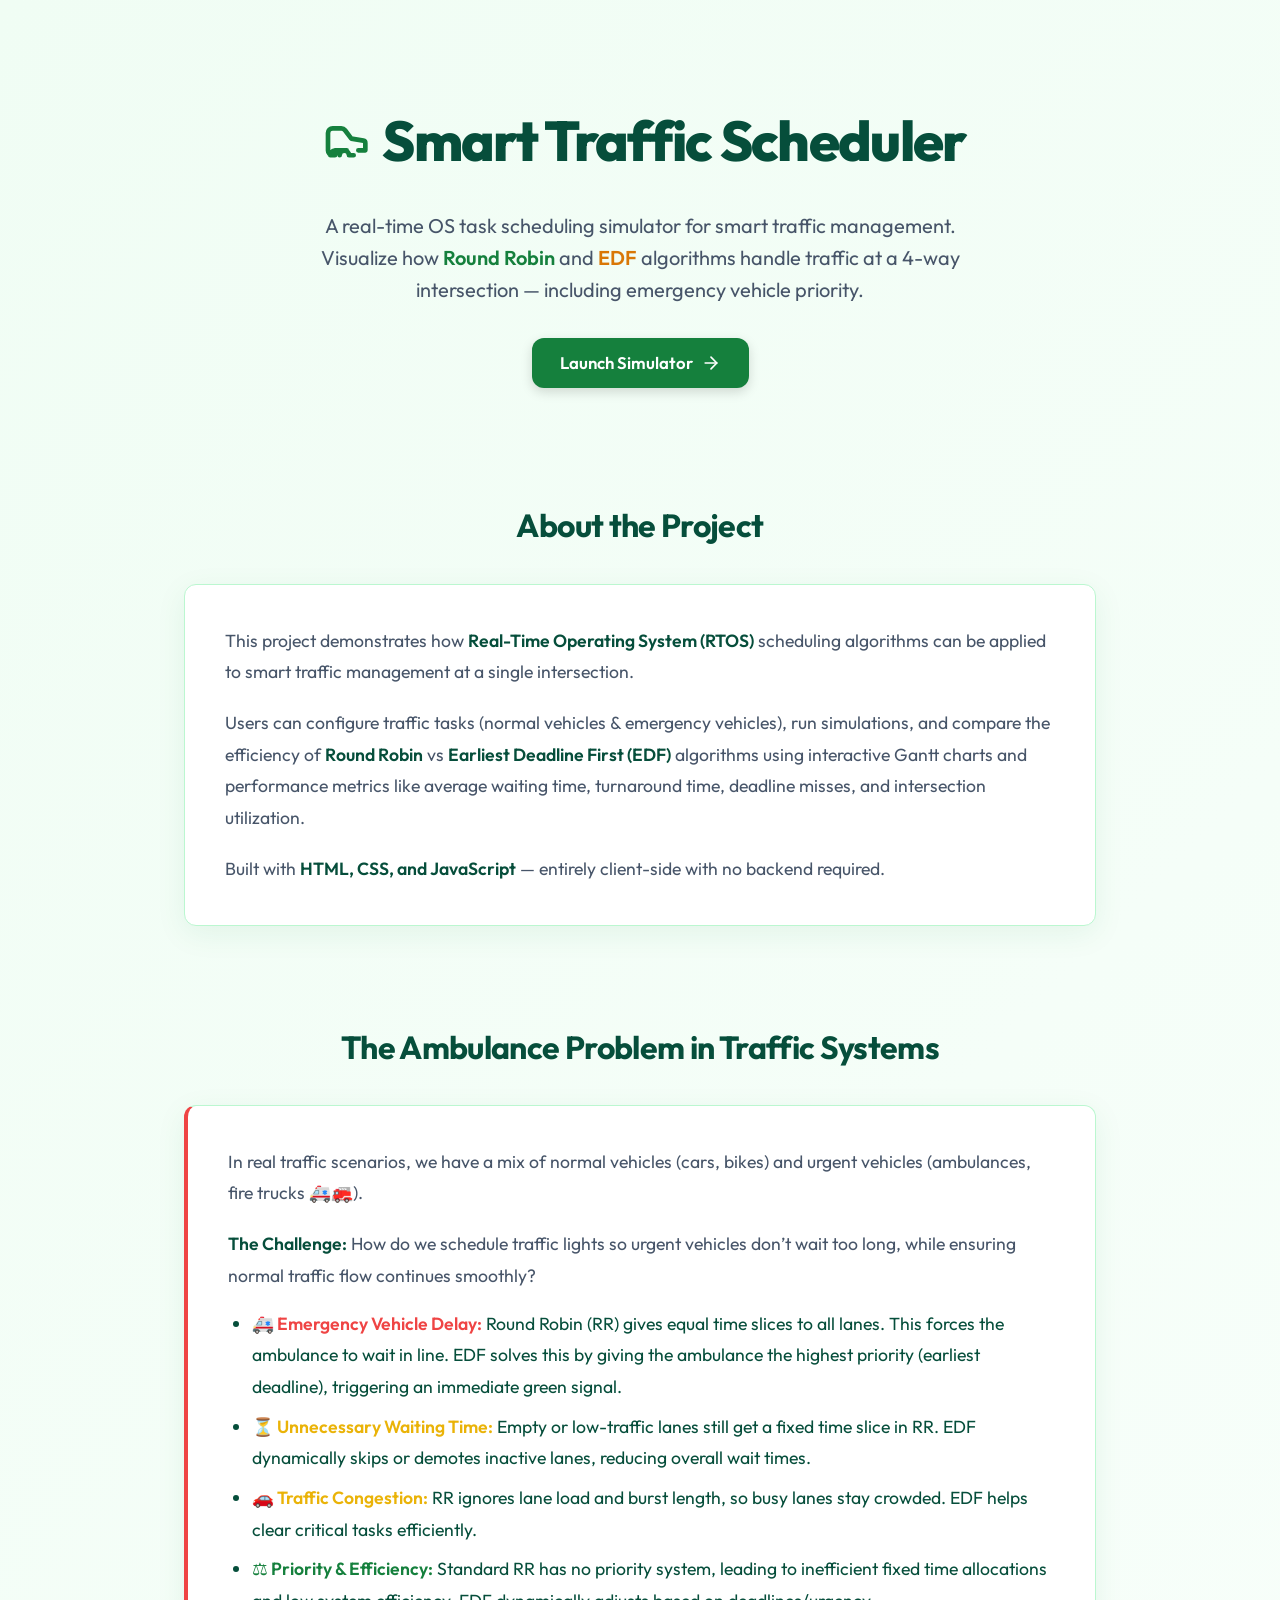
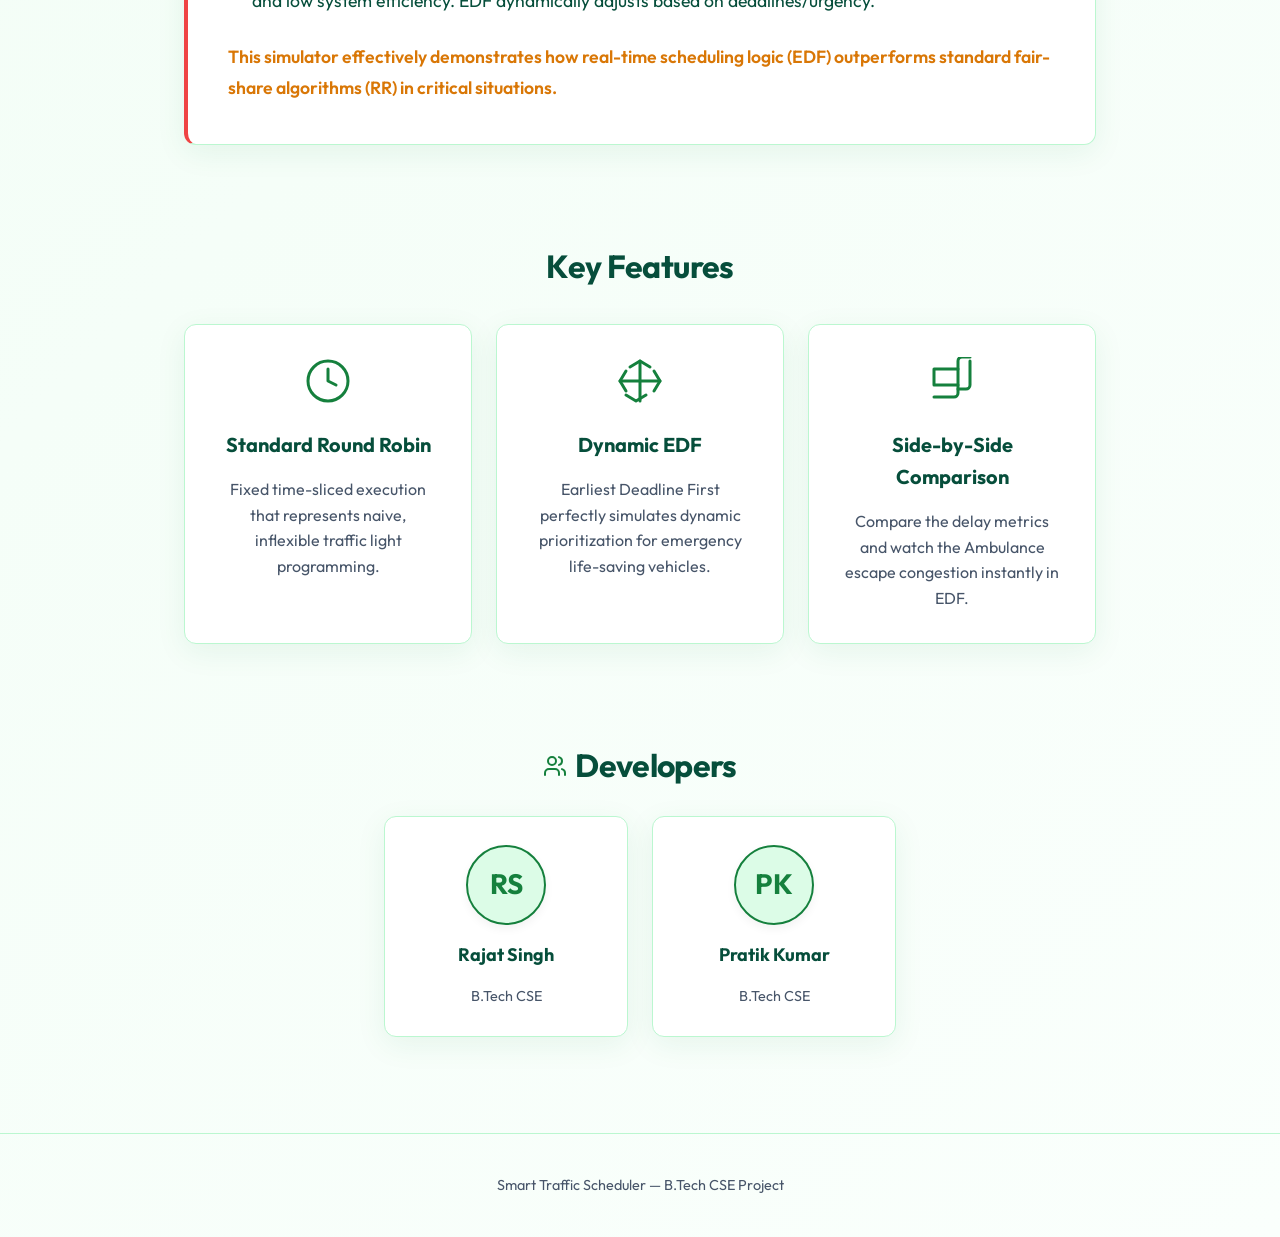
<file: index.html>
<!DOCTYPE html>
<html lang="en">
<head>
  <meta charset="UTF-8" />
  <meta name="viewport" content="width=device-width, initial-scale=1.0" />
  <title>Smart Traffic Scheduler</title>
  <link rel="stylesheet" href="style.css" />
</head>
<body class="home-page">
  <!-- Hero -->
  <section class="hero">
    <div style="display:flex;align-items:center;gap:0.75rem">
      <svg class="hero-icon" xmlns="http://www.w3.org/2000/svg" width="48" height="48" viewBox="0 0 24 24" fill="none" stroke="currentColor" stroke-width="2" stroke-linecap="round" stroke-linejoin="round"><path d="M14 16H9m10 0h3v-3.15a1 1 0 0 0-.84-.99L16 11l-2.7-3.6a2 2 0 0 0-1.6-.8H8a2 2 0 0 0-2 2v7.5a2 2 0 0 0 2 2h1m6 0h2m-6 0a2 2 0 1 0-4 0m8 0a2 2 0 1 0-4 0"/></svg>
      <h1>Smart Traffic Scheduler</h1>
    </div>
    <p>
      A real-time OS task scheduling simulator for smart traffic management. Visualize how
      <span class="text-primary" style="font-weight:600"> Round Robin </span> and
      <span class="text-accent" style="font-weight:600"> EDF </span>
      algorithms handle traffic at a 4-way intersection — including emergency vehicle priority.
    </p>
    <a href="simulator.html" class="btn btn-primary btn-lg" style="margin-top:0.5rem">
      Launch Simulator
      <svg xmlns="http://www.w3.org/2000/svg" width="20" height="20" viewBox="0 0 24 24" fill="none" stroke="currentColor" stroke-width="2" stroke-linecap="round" stroke-linejoin="round"><path d="M5 12h14"/><path d="m12 5 7 7-7 7"/></svg>
    </a>
  </section>

  <!-- About -->
  <section class="section">
    <h2>About the Project</h2>
    <div class="card about-content">
      <p>This project demonstrates how <strong>Real-Time Operating System (RTOS)</strong> scheduling algorithms can be applied to smart traffic management at a single intersection.</p>
      <p>Users can configure traffic tasks (normal vehicles & emergency vehicles), run simulations, and compare the efficiency of <strong>Round Robin</strong> vs <strong>Earliest Deadline First (EDF)</strong> algorithms using interactive Gantt charts and performance metrics like average waiting time, turnaround time, deadline misses, and intersection utilization.</p>
      <p>Built with <strong>HTML, CSS, and JavaScript</strong> — entirely client-side with no backend required.</p>
    </div>
  </section>

  <!-- The Problem -->
  <section class="section">
    <h2>The Ambulance Problem in Traffic Systems</h2>
    <div class="card about-content" style="border-left: 4px solid var(--emergency);">
      <p>In real traffic scenarios, we have a mix of normal vehicles (cars, bikes) and urgent vehicles (ambulances, fire trucks 🚑🚒).</p>
      <p><strong>The Challenge:</strong> How do we schedule traffic lights so urgent vehicles don’t wait too long, while ensuring normal traffic flow continues smoothly?</p>
      <ul style="padding-left: 1.5rem; margin-top: 1rem; display: flex; flex-direction: column; gap: 0.5rem; color: var(--fg);">
        <li><span style="color:var(--emergency); font-weight: 600;">🚑 Emergency Vehicle Delay:</span> Round Robin (RR) gives equal time slices to all lanes. This forces the ambulance to wait in line. EDF solves this by giving the ambulance the highest priority (earliest deadline), triggering an immediate green signal.</li>
        <li><span style="color:var(--warning); font-weight: 600;">⏳ Unnecessary Waiting Time:</span> Empty or low-traffic lanes still get a fixed time slice in RR. EDF dynamically skips or demotes inactive lanes, reducing overall wait times.</li>
        <li><span style="color:var(--warning); font-weight: 600;">🚗 Traffic Congestion:</span> RR ignores lane load and burst length, so busy lanes stay crowded. EDF helps clear critical tasks efficiently.</li>
        <li><span style="color:var(--primary); font-weight: 600;">⚖️ Priority & Efficiency:</span> Standard RR has no priority system, leading to inefficient fixed time allocations and low system efficiency. EDF dynamically adjusts based on deadlines/urgency.</li>
      </ul>
      <p style="margin-top: 1.5rem; font-weight: 600; color: var(--accent);">This simulator effectively demonstrates how real-time scheduling logic (EDF) outperforms standard fair-share algorithms (RR) in critical situations.</p>
    </div>
  </section>

  <!-- Features -->
  <section class="section">
    <h2>Key Features</h2>
    <div class="features-grid">
      <div class="card feature-card">
        <svg class="icon" xmlns="http://www.w3.org/2000/svg" width="32" height="32" viewBox="0 0 24 24" fill="none" stroke="currentColor" stroke-width="1.5" stroke-linecap="round" stroke-linejoin="round"><circle cx="12" cy="12" r="10"/><path d="M12 6v6l4 2"/></svg>
        <h3>Standard Round Robin</h3>
        <p>Fixed time-sliced execution that represents naive, inflexible traffic light programming.</p>
      </div>
      <div class="card feature-card">
        <svg class="icon" xmlns="http://www.w3.org/2000/svg" width="32" height="32" viewBox="0 0 24 24" fill="none" stroke="currentColor" stroke-width="1.5" stroke-linecap="round" stroke-linejoin="round"><path d="M12 2v20"/><path d="m17 5-5-3-5 3"/><path d="m5 19 5 3 5-3"/><path d="M2 12h20"/><path d="m5 7-3 5 3 5"/><path d="m19 7 3 5-3 5"/></svg>
        <h3>Dynamic EDF</h3>
        <p>Earliest Deadline First perfectly simulates dynamic prioritization for emergency life-saving vehicles.</p>
      </div>
      <div class="card feature-card">
        <svg class="icon" xmlns="http://www.w3.org/2000/svg" width="32" height="32" viewBox="0 0 24 24" fill="none" stroke="currentColor" stroke-width="1.5" stroke-linecap="round" stroke-linejoin="round"><polygon points="3 6 15 6 15 14 3 14"/><path d="M15 14v4a2 2 0 0 1-2 2H3"/><path d="M15 6V2a2 2 0 0 1 2-2h4"/><path d="M21 2v12a2 2 0 0 1-2 2h-4"/></svg>
        <h3>Side-by-Side Comparison</h3>
        <p>Compare the delay metrics and watch the Ambulance escape congestion instantly in EDF.</p>
      </div>
    </div>
  </section>

  <!-- Developers -->
  <section class="section">
    <div style="display:flex;align-items:center;justify-content:center;gap:0.5rem;margin-bottom:1.5rem">
      <svg xmlns="http://www.w3.org/2000/svg" width="24" height="24" viewBox="0 0 24 24" fill="none" stroke="currentColor" stroke-width="2" stroke-linecap="round" stroke-linejoin="round" style="color:var(--primary)"><path d="M16 21v-2a4 4 0 0 0-4-4H6a4 4 0 0 0-4 4v2"/><circle cx="9" cy="7" r="4"/><path d="M22 21v-2a4 4 0 0 0-3-3.87"/><path d="M16 3.13a4 4 0 0 1 0 7.75"/></svg>
      <h2 style="margin-bottom:0">Developers</h2>
    </div>
    <div class="dev-grid">
      <div class="card dev-card">
        <div class="dev-avatar">RS</div>
        <h3>Rajat Singh</h3>
        <p>B.Tech CSE</p>
      </div>
      <div class="card dev-card">
        <div class="dev-avatar">PK</div>
        <h3>Pratik Kumar</h3>
        <p>B.Tech CSE</p>
      </div>
    </div>
  </section>

  <footer>Smart Traffic Scheduler — B.Tech CSE Project</footer>
</body>
</html>
</file>
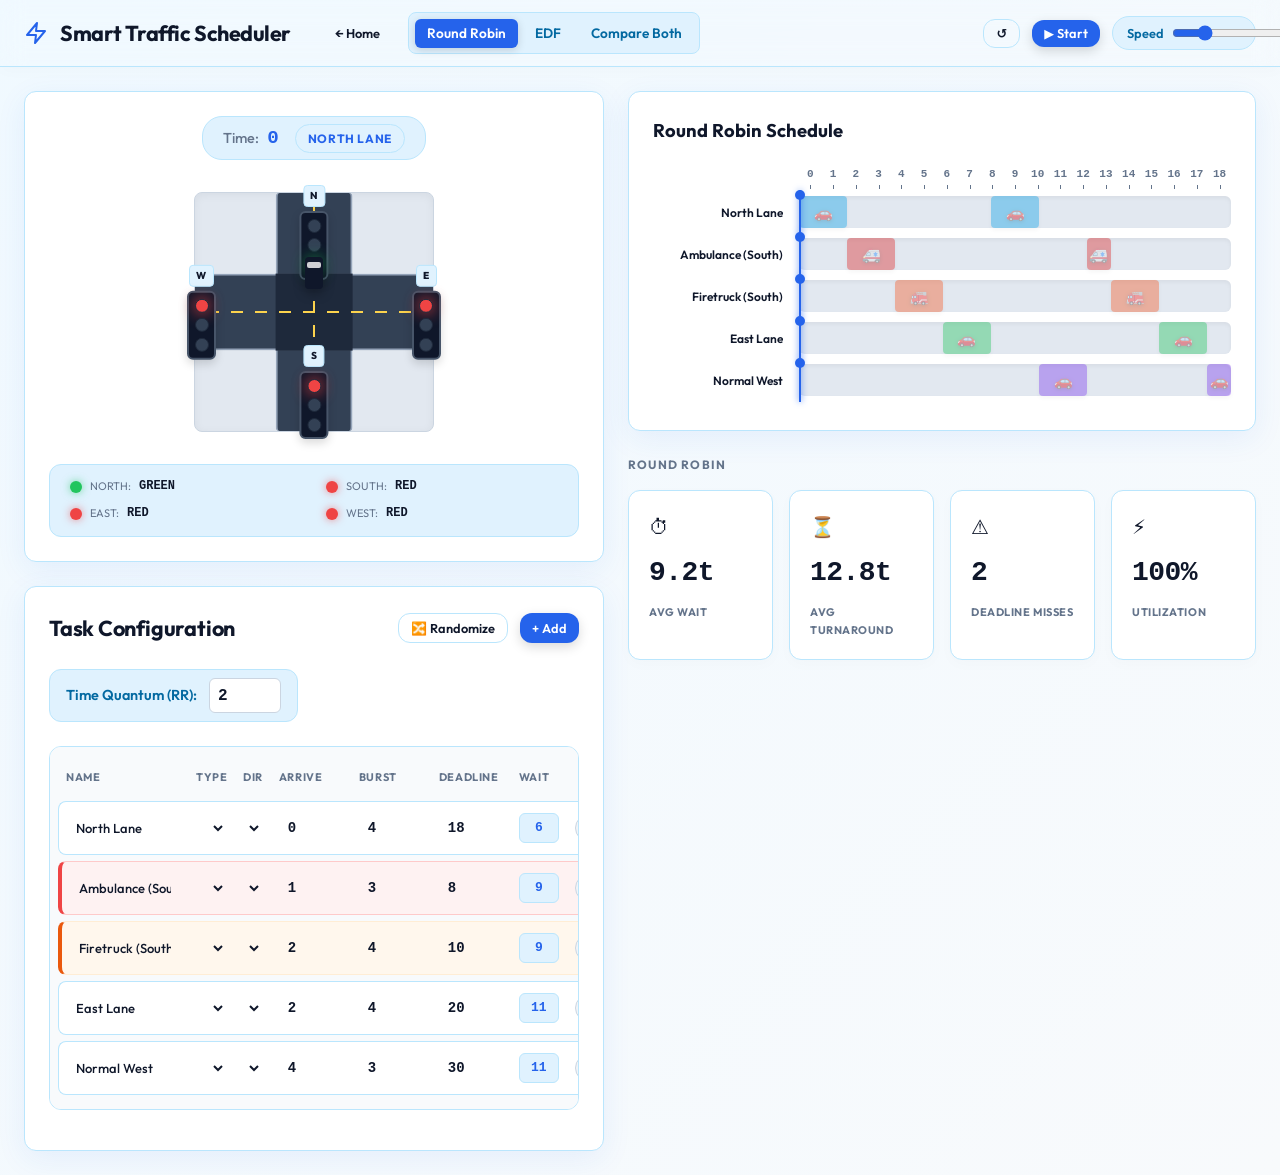
<file: simulator.html>
<!DOCTYPE html>
<html lang="en">
<head>
  <meta charset="UTF-8" />
  <meta name="viewport" content="width=device-width, initial-scale=1.0" />
  <title>Smart Traffic Scheduler — Simulator</title>
  <link rel="stylesheet" href="style.css" />
</head>
<body class="simulator-page" style="display:flex;flex-direction:column;min-height:100vh">
  <!-- Top Bar -->
  <header class="topbar">
    <div class="title">
      <svg xmlns="http://www.w3.org/2000/svg" width="24" height="24" viewBox="0 0 24 24" fill="none" stroke="currentColor" stroke-width="2" stroke-linecap="round" stroke-linejoin="round" style="color:var(--primary)"><polygon points="13 2 3 14 12 14 11 22 21 10 12 10 13 2"/></svg>
      <h1>Smart Traffic Scheduler</h1>
    </div>
    <a href="index.html" class="btn btn-ghost btn-sm">← Home</a>
    <div class="algo-group">
      <button class="btn btn-ghost btn-sm active" data-algo="round-robin">Round Robin</button>
      <button class="btn btn-ghost btn-sm" data-algo="edf">EDF</button>
      <button class="btn btn-ghost btn-sm" data-algo="compare">Compare Both</button>
    </div>
    <div class="controls">
      <button id="btn-reset" class="btn btn-outline btn-sm" title="Reset">↺</button>
      <button id="btn-start" class="btn btn-primary btn-sm">▶ Start</button>
      <button id="btn-pause" class="btn btn-secondary btn-sm" style="display:none">⏸ Pause</button>
      <div class="speed-control">
        <label>Speed</label>
        <input type="range" id="speed-slider" min="1" max="10" value="3">
      </div>
    </div>
  </header>

  <!-- Main Layout -->
  <div class="sim-layout" style="flex:1">
    <!-- Left Panel -->
    <div class="left-panel">
      <!-- Intersection -->
      <div class="card intersection-wrapper">
        <div class="intersection-info">
          <span class="text-muted">Time:</span>
          <span class="time" id="sim-time">0</span>
          <span id="active-task-badge" class="task-badge" style="display:none"></span>
        </div>
        <div class="intersection">
          <div class="road-v"></div>
          <div class="road-h"></div>
          <div class="road-center"></div>
          <div class="lane-v"></div>
          <div class="lane-h"></div>
          <!-- Traffic Lights -->
          <div class="traffic-light tl-north">
            <span class="dir-label">N</span>
            <div class="tl-box">
              <div class="tl-bulb on-red" data-color="red"></div>
              <div class="tl-bulb" data-color="yellow"></div>
              <div class="tl-bulb" data-color="green"></div>
            </div>
          </div>
          <div class="traffic-light tl-south">
            <span class="dir-label">S</span>
            <div class="tl-box">
              <div class="tl-bulb on-red" data-color="red"></div>
              <div class="tl-bulb" data-color="yellow"></div>
              <div class="tl-bulb" data-color="green"></div>
            </div>
          </div>
          <div class="traffic-light tl-west">
            <span class="dir-label">W</span>
            <div class="tl-box">
              <div class="tl-bulb on-red" data-color="red"></div>
              <div class="tl-bulb" data-color="yellow"></div>
              <div class="tl-bulb" data-color="green"></div>
            </div>
          </div>
          <div class="traffic-light tl-east">
            <span class="dir-label">E</span>
            <div class="tl-box">
              <div class="tl-bulb on-red" data-color="red"></div>
              <div class="tl-bulb" data-color="yellow"></div>
              <div class="tl-bulb" data-color="green"></div>
            </div>
          </div>
          <div id="vehicle" class="vehicle" style="display:none"></div>
        </div>
        <div class="dir-statuses">
          <div class="dir-status status-north"><div class="dir-dot red"></div><span class="text-muted">NORTH:</span><span class="dir-state">RED</span></div>
          <div class="dir-status status-south"><div class="dir-dot red"></div><span class="text-muted">SOUTH:</span><span class="dir-state">RED</span></div>
          <div class="dir-status status-east"><div class="dir-dot red"></div><span class="text-muted">EAST:</span><span class="dir-state">RED</span></div>
          <div class="dir-status status-west"><div class="dir-dot red"></div><span class="text-muted">WEST:</span><span class="dir-state">RED</span></div>
        </div>
      </div>

      <!-- Task Table -->
      <div class="card task-config">
        <div class="task-config-header">
          <h2>Task Configuration</h2>
          <div class="actions">
            <button id="btn-random" class="btn btn-outline btn-sm">🔀 Randomize</button>
            <button id="btn-add" class="btn btn-primary btn-sm">+ Add</button>
          </div>
        </div>
        <div class="quantum-row">
          <label>Time Quantum (RR):</label>
          <input type="number" id="quantum-input" min="1" max="10" value="2">
        </div>
        <div class="task-table-wrap">
          <table>
            <thead>
              <tr><th>Name</th><th>Type</th><th>Dir</th><th>Arrive</th><th>Burst</th><th>Deadline</th><th>Wait</th><th></th></tr>
            </thead>
            <tbody id="task-tbody"></tbody>
          </table>
        </div>
      </div>
    </div>

    <!-- Right Panel -->
    <div class="right-panel">
      <div id="rr-section">
        <div id="rr-gantt"></div>
        <div id="rr-metrics"></div>
      </div>
      <div id="edf-section">
        <div id="edf-gantt"></div>
        <div id="edf-metrics"></div>
      </div>
      <div id="comparison"></div>
    </div>
  </div>

  <script src="script.js"></script>
</body>
</html>
</file>
<file: style.css>
@import url('https://fonts.googleapis.com/css2?family=Outfit:wght@300;400;500;600;700&display=swap');

* {
  margin: 0;
  padding: 0;
  box-sizing: border-box;
}

:root {
  /* Common definitions */
  --emergency: #ef4444;
  /* Red 500 */
  --success: #22c55e;
  /* Green 500 */
  --warning: #eab308;
  /* Yellow 500 */
  --radius: 0.75rem;
  --font-family: 'Outfit', system-ui, -apple-system, sans-serif;
}

/* Home Page Theme (Green/White Light Mode) */
body.home-page {
  --bg-gradient: linear-gradient(135deg, #f0fdf4 0%, #fafffc 100%);
  --fg: #064e3b;
  --card: #ffffff;
  --primary: #15803d;
  /* Emerald 700 */
  --primary-fg: #ffffff;
  --secondary: #dcfce7;
  --secondary-fg: #15803d;
  --muted: #f1f5f9;
  --muted-fg: #475569;
  --accent: #d97706;
  /* Amber 600 */
  --border: #bbf7d0;
  --card-shadow: 0 8px 30px rgba(21, 128, 61, 0.08);
  --header-bg: hsla(0, 0%, 100%, 0.85);
}

/* Simulator Page Theme (Blue Light Mode) */
body.simulator-page {
  --bg-gradient: linear-gradient(135deg, #f0f9ff 0%, #f8fafc 100%);
  --fg: #0f172a;
  --card: #ffffff;
  --primary: #2563eb;
  /* Blue 600 */
  --primary-fg: #ffffff;
  --secondary: #e0f2fe;
  --secondary-fg: #0369a1;
  --muted: #f1f5f9;
  --muted-fg: #64748b;
  --accent: #ea580c;
  /* Orange 600 */
  --border: #bae6fd;
  --card-shadow: 0 8px 30px rgba(37, 99, 235, 0.08);
  --header-bg: hsla(255, 255, 255, 0.85);
}

/* Fallback if no class is set */
body {
  background: var(--bg-gradient, #ffffff);
  color: var(--fg, #000000);
  font-family: var(--font-family);
  line-height: 1.6;
  min-height: 100vh;
}

a {
  color: var(--primary);
  text-decoration: none;
  transition: filter 0.2s;
}

a:hover {
  filter: brightness(1.2);
}

/* ===== COMMON ===== */
.card {
  background: var(--card);
  border: 1px solid var(--border);
  border-radius: var(--radius);
  box-shadow: var(--card-shadow);
  transition: transform 0.3s ease, box-shadow 0.3s ease;
}

.btn {
  display: inline-flex;
  align-items: center;
  justify-content: center;
  gap: 0.5rem;
  padding: 0.5rem 1rem;
  border-radius: var(--radius);
  font-family: var(--font-family);
  font-size: 0.9rem;
  font-weight: 600;
  border: none;
  cursor: pointer;
  transition: all 0.2s ease;
  outline: none;
}

.btn-primary {
  background: var(--primary);
  color: var(--primary-fg);
  box-shadow: 0 4px 12px rgba(0, 0, 0, 0.15);
}

.btn-primary:hover {
  transform: translateY(-2px);
  box-shadow: 0 6px 16px rgba(0, 0, 0, 0.2);
  filter: brightness(1.05);
}

.btn-secondary {
  background: var(--secondary);
  color: var(--secondary-fg);
  border: 1px solid var(--border);
}

.btn-secondary:hover {
  background: var(--border);
  transform: translateY(-1px);
}

.btn-outline {
  background: transparent;
  border: 1px solid var(--border);
  color: var(--fg);
}

.btn-outline:hover {
  background: var(--secondary);
  border-color: var(--primary);
  transform: translateY(-1px);
}

.btn-ghost {
  background: transparent;
  color: var(--fg);
}

.btn-ghost:hover {
  background: var(--secondary);
}

.btn-sm {
  padding: 0.35rem 0.75rem;
  font-size: 0.8rem;
}

.btn-lg {
  padding: 0.75rem 1.75rem;
  font-size: 1.05rem;
}

.btn:disabled {
  opacity: 0.5;
  pointer-events: none;
  transform: none !important;
  box-shadow: none !important;
}

.text-primary {
  color: var(--primary);
  font-weight: 600;
}

.text-accent {
  color: var(--accent);
  font-weight: 600;
}

.text-muted {
  color: var(--muted-fg);
}

.text-emergency {
  color: var(--emergency);
}

.text-success {
  color: var(--success);
}

.text-warning {
  color: var(--warning);
}

/* ===== HOME PAGE ===== */
.hero {
  display: flex;
  flex-direction: column;
  align-items: center;
  justify-content: center;
  gap: 1.5rem;
  padding: 6rem 1.5rem 4rem;
  text-align: center;
}

.hero-icon {
  width: 3.5rem;
  height: 3.5rem;
  color: var(--primary);
}

.hero h1 {
  font-size: 3.5rem;
  font-weight: 800;
  letter-spacing: -0.03em;
  color: var(--fg);
}

.hero p {
  max-width: 42rem;
  color: var(--muted-fg);
  font-size: 1.25rem;
  font-weight: 400;
}

.section {
  padding: 3rem 1.5rem;
  max-width: 60rem;
  margin: 0 auto;
}

.section h2 {
  font-size: 2rem;
  font-weight: 700;
  margin-bottom: 2rem;
  text-align: center;
  letter-spacing: -0.02em;
  color: var(--fg);
}

.features-grid {
  display: grid;
  grid-template-columns: repeat(auto-fit, minmax(250px, 1fr));
  gap: 1.5rem;
}

.feature-card {
  padding: 2rem;
  display: flex;
  flex-direction: column;
  align-items: center;
  text-align: center;
  gap: 1rem;
}

.feature-card:hover {
  transform: translateY(-5px);
  box-shadow: 0 12px 40px rgba(0, 0, 0, 0.08);
}

.feature-card .icon {
  width: 3rem;
  height: 3rem;
  color: var(--primary);
  margin-bottom: 0.5rem;
}

.feature-card h3 {
  font-weight: 700;
  font-size: 1.25rem;
  color: var(--fg);
}

.feature-card p {
  font-size: 1rem;
  color: var(--muted-fg);
}

.dev-grid {
  display: grid;
  grid-template-columns: repeat(auto-fit, minmax(180px, 1fr));
  gap: 1.5rem;
  max-width: 32rem;
  margin: 0 auto;
}

.dev-card {
  padding: 1.75rem;
  display: flex;
  flex-direction: column;
  align-items: center;
  gap: 1rem;
}

.dev-card:hover {
  transform: translateY(-5px);
}

.dev-avatar {
  width: 5rem;
  height: 5rem;
  border-radius: 50%;
  background: var(--secondary);
  border: 2px solid var(--primary);
  display: flex;
  align-items: center;
  justify-content: center;
  color: var(--primary);
  font-size: 1.75rem;
  font-weight: 700;
  box-shadow: 0 4px 10px rgba(0, 0, 0, 0.05);
}

.dev-card h3 {
  font-size: 1.125rem;
  font-weight: 700;
  color: var(--fg);
}

.dev-card p {
  font-size: 0.9rem;
  color: var(--muted-fg);
}

.about-content {
  padding: 2.5rem;
  color: var(--muted-fg);
  font-size: 1.1rem;
  line-height: 1.8;
}

.about-content strong {
  color: var(--fg);
  font-weight: 600;
}

.about-content p+p,
.about-content ul {
  margin-top: 1.2rem;
}

footer {
  text-align: center;
  padding: 2.5rem;
  font-size: 0.9rem;
  color: var(--muted-fg);
  border-top: 1px solid var(--border);
  margin-top: 3rem;
}

/* ===== SIMULATOR PAGE ===== */
.topbar {
  display: flex;
  flex-wrap: wrap;
  align-items: center;
  gap: 1rem;
  border-bottom: 1px solid var(--border);
  background: var(--header-bg);
  backdrop-filter: blur(12px);
  -webkit-backdrop-filter: blur(12px);
  padding: 0.75rem 1.5rem;
  position: sticky;
  top: 0;
  z-index: 100;
  box-shadow: 0 4px 15px rgba(0, 0, 0, 0.02);
}

.topbar .title {
  display: flex;
  align-items: center;
  gap: 0.75rem;
  margin-right: 1rem;
}

.topbar h1 {
  font-size: 1.35rem;
  font-weight: 700;
  white-space: nowrap;
  letter-spacing: -0.02em;
  color: var(--fg);
}

.algo-group {
  display: flex;
  gap: 0.35rem;
  background: var(--secondary);
  padding: 0.35rem;
  border-radius: 8px;
  border: 1px solid var(--border);
}

.algo-group .btn {
  border-radius: 6px;
  font-weight: 600;
  font-size: 0.85rem;
  color: var(--secondary-fg);
}

.algo-group .btn.active {
  background: var(--primary);
  color: var(--primary-fg);
  box-shadow: 0 2px 8px rgba(0, 0, 0, 0.15);
}

.controls {
  display: flex;
  align-items: center;
  gap: 0.75rem;
  margin-left: auto;
}

.speed-control {
  display: flex;
  align-items: center;
  gap: 0.5rem;
  width: 9rem;
  background: var(--secondary);
  padding: 0.35rem 0.85rem;
  border-radius: 20px;
  border: 1px solid var(--border);
}

.speed-control label {
  font-size: 0.8rem;
  color: var(--secondary-fg);
  font-weight: 600;
}

.speed-control input[type=range] {
  flex: 1;
  accent-color: var(--primary);
  cursor: pointer;
}

/* Side bar made wider! */
.sim-layout {
  display: grid;
  grid-template-columns: 580px 1fr;
  gap: 1.5rem;
  padding: 1.5rem;
  flex: 1;
  overflow: auto;
  align-items: start;
}

@media (max-width: 1050px) {
  .sim-layout {
    grid-template-columns: 1fr;
  }
}

.left-panel {
  display: flex;
  flex-direction: column;
  gap: 1.5rem;
}

.right-panel {
  display: flex;
  flex-direction: column;
  gap: 1.5rem;
  min-width: 0;
}

/* Intersection */
.intersection-wrapper {
  padding: 1.5rem;
  display: flex;
  flex-direction: column;
  align-items: center;
  gap: 1rem;
}

.intersection-info {
  display: flex;
  align-items: center;
  gap: 0.5rem;
  font-size: 0.9rem;
  background: var(--secondary);
  padding: 0.35rem 1.25rem;
  border-radius: 20px;
  border: 1px solid var(--border);
  color: var(--secondary-fg);
  font-weight: 500;
}

.intersection-info .time {
  font-family: monospace;
  font-size: 1.2rem;
  font-weight: 700;
  color: var(--primary);
}

.task-badge {
  margin-left: 0.5rem;
  font-size: 0.75rem;
  padding: 0.25rem 0.75rem;
  border-radius: 9999px;
  font-weight: 700;
  text-transform: uppercase;
  letter-spacing: 0.05em;
}

.task-badge.emergency {
  background: #fee2e2;
  color: #b91c1c;
  border: 1px solid #fecaca;
  animation: flash 1s ease-in-out infinite;
}

.task-badge.firetruck {
  background: #ffedd5;
  color: #c2410c;
  border: 1px solid #fed7aa;
  animation: flash 1s ease-in-out infinite;
}

.task-badge.normal {
  background: var(--secondary);
  color: var(--primary);
  border: 1px solid var(--border);
}

.intersection {
  position: relative;
  width: 15rem;
  height: 15rem;
  margin: 1rem 0;
  background: #e2e8f0;
  border-radius: 8px;
  box-shadow: inset 0 2px 10px rgba(0, 0, 0, 0.05);
  border: 1px solid #cbd5e1;
}

.road-v {
  position: absolute;
  top: 0;
  bottom: 0;
  left: 50%;
  transform: translateX(-50%);
  width: 4.8rem;
  background: #334155;
  border-radius: 4px;
  border-left: 2px solid #94a3b8;
  border-right: 2px solid #94a3b8;
}

.road-h {
  position: absolute;
  left: 0;
  right: 0;
  top: 50%;
  transform: translateY(-50%);
  height: 4.8rem;
  background: #334155;
  border-radius: 4px;
  border-top: 2px solid #94a3b8;
  border-bottom: 2px solid #94a3b8;
}

.road-center {
  position: absolute;
  width: 4.8rem;
  height: 4.8rem;
  top: 50%;
  left: 50%;
  transform: translate(-50%, -50%);
  background: #1e293b;
  z-index: 1;
}

.lane-v {
  position: absolute;
  top: 0;
  bottom: 0;
  left: 50%;
  width: 2px;
  background: linear-gradient(to bottom, transparent 50%, #fcd34d 50%);
  background-size: 100% 24px;
  z-index: 2;
  transform: translateX(-50%);
}

.lane-h {
  position: absolute;
  left: 0;
  right: 0;
  top: 50%;
  height: 2px;
  background: linear-gradient(to right, transparent 50%, #fcd34d 50%);
  background-size: 24px 100%;
  z-index: 2;
  transform: translateY(-50%);
}

.traffic-light {
  display: flex;
  flex-direction: column;
  align-items: center;
  gap: 0.25rem;
  position: absolute;
  z-index: 5;
}

.traffic-light .dir-label {
  font-size: 10px;
  text-transform: uppercase;
  letter-spacing: 0.1em;
  color: var(--fg);
  font-weight: 800;
  background: var(--secondary);
  padding: 2px 6px;
  border-radius: 4px;
  border: 1px solid var(--border);
}

.tl-box {
  display: flex;
  flex-direction: column;
  gap: 0.35rem;
  background: #0f172a;
  padding: 0.35rem;
  border-radius: 6px;
  border: 2px solid #475569;
  box-shadow: 0 4px 10px rgba(0, 0, 0, 0.15);
}

.tl-bulb {
  width: 14px;
  height: 14px;
  border-radius: 50%;
  background: #334155;
  border: 1px solid #1e293b;
  transition: all 0.3s cubic-bezier(0.4, 0, 0.2, 1);
}

.tl-bulb.on-red {
  background: var(--emergency);
  box-shadow: 0 0 15px var(--emergency);
}

.tl-bulb.on-yellow {
  background: var(--warning);
  box-shadow: 0 0 15px var(--warning);
}

.tl-bulb.on-green {
  background: var(--success);
  box-shadow: 0 0 15px var(--success);
}

.tl-north {
  top: -0.5rem;
  left: 50%;
  transform: translateX(-50%);
}

.tl-south {
  bottom: -0.5rem;
  left: 50%;
  transform: translateX(-50%);
}

.tl-west {
  left: -0.5rem;
  top: 50%;
  transform: translateY(-50%);
}

.tl-east {
  right: -0.5rem;
  top: 50%;
  transform: translateY(-50%);
}

.vehicle {
  position: absolute;
  z-index: 10;
  width: 18px;
  height: 32px;
  border-radius: 4px;
  box-shadow: 0 4px 12px rgba(0, 0, 0, 0.3);
  transition: all 0.2s linear;
}

.vehicle::after {
  content: '';
  position: absolute;
  top: 5px;
  left: 2px;
  right: 2px;
  height: 6px;
  background: rgba(255, 255, 255, 0.8);
  border-radius: 2px;
}

.vehicle.emergency {
  background: var(--emergency);
  animation: pulse-glow-red 0.5s infinite alternate;
}

.vehicle.firetruck {
  background: #ea580c;
  animation: pulse-glow-orange 0.5s infinite alternate;
}

.vehicle.normal {
  background: var(--fg);
}

.vehicle.dir-north {
  top: 4rem;
  left: 50%;
  transform: translateX(-50%);
}

.vehicle.dir-south {
  bottom: 4rem;
  left: 50%;
  transform: translateX(-50%);
}

.vehicle.dir-east {
  right: 4rem;
  top: 50%;
  transform: translateY(-50%) rotate(90deg);
}

.vehicle.dir-west {
  left: 4rem;
  top: 50%;
  transform: translateY(-50%) rotate(90deg);
}

.dir-statuses {
  display: grid;
  grid-template-columns: 1fr 1fr;
  gap: 0.5rem 1.5rem;
  font-size: 11px;
  background: var(--secondary);
  padding: 0.75rem 1.25rem;
  border-radius: var(--radius);
  border: 1px solid var(--border);
  width: 100%;
}

.dir-status {
  display: flex;
  align-items: center;
  gap: 0.5rem;
}

.dir-dot {
  width: 12px;
  height: 12px;
  border-radius: 50%;
  box-shadow: inset 0 1px 3px rgba(0, 0, 0, 0.1);
}

.dir-dot.red {
  background: var(--emergency);
  box-shadow: 0 0 8px rgba(239, 68, 68, 0.6);
}

.dir-dot.green {
  background: var(--success);
  box-shadow: 0 0 8px rgba(34, 197, 94, 0.6);
}

.dir-dot.yellow {
  background: var(--warning);
  box-shadow: 0 0 8px rgba(234, 179, 8, 0.6);
}

.dir-state {
  font-weight: 700;
  font-family: monospace;
  font-size: 12px;
  color: var(--fg);
}

/* Improved Task Table UI */
.task-config {
  padding: 1.5rem;
  display: flex;
  flex-direction: column;
  flex: 1;
}

.task-config-header {
  display: flex;
  align-items: center;
  justify-content: space-between;
  margin-bottom: 1.5rem;
}

.task-config-header h2 {
  font-size: 1.35rem;
  font-weight: 700;
  letter-spacing: -0.01em;
  color: var(--fg);
  margin: 0;
}

.task-config-header .actions {
  display: flex;
  gap: 0.75rem;
}

.quantum-row {
  display: flex;
  align-items: center;
  gap: 0.75rem;
  margin-bottom: 1.5rem;
  background: var(--secondary);
  padding: 0.5rem 1rem;
  border-radius: var(--radius);
  border: 1px solid var(--border);
  width: fit-content;
}

.quantum-row label {
  font-size: 0.9rem;
  color: var(--secondary-fg);
  font-weight: 600;
}

.quantum-row input {
  width: 4.5rem;
  height: 2.2rem;
  font-size: 1rem;
  background: #ffffff;
  border: 1px solid #cbd5e1;
  border-radius: 6px;
  color: var(--fg);
  padding: 0 0.5rem;
  transition: border-color 0.2s;
  font-family: monospace;
  font-weight: 700;
}

.quantum-row input:focus {
  outline: none;
  border-color: var(--primary);
  box-shadow: 0 0 0 3px var(--border);
}

/* Taller task table */
.task-table-wrap {
  overflow: auto;
  border: 1px solid var(--border);
  border-radius: var(--radius);
  background: #f8fafc;
  max-height: 550px;
  padding: 0 0.5rem 0.5rem 0.5rem;
  margin-bottom: 1rem;
}

table {
  width: 100%;
  border-collapse: separate;
  border-spacing: 0 6px;
  font-size: 12px;
}

thead {
  position: sticky;
  top: 0;
  background: #f8fafc;
  z-index: 2;
}

th {
  padding: 1rem 0.5rem 0.5rem 0.5rem;
  text-align: left;
  font-size: 11px;
  color: var(--muted-fg);
  font-weight: 700;
  text-transform: uppercase;
  letter-spacing: 0.05em;
  border-bottom: none;
}

th:first-child {
  min-width: 130px;
}

td {
  padding: 0.5rem;
  border: none;
  background: #ffffff;
  border-top: 1px solid var(--border);
  border-bottom: 1px solid var(--border);
  transition: background 0.2s;
}

td:first-child {
  border-radius: 8px 0 0 8px;
  border-left: 1px solid var(--border);
}

td:last-child {
  border-radius: 0 8px 8px 0;
  border-right: 1px solid var(--border);
}

tr:hover td {
  background: #f1f5f9;
}

tr.emergency-row td {
  background: #fef2f2;
  border-color: #fecaca;
}

tr.emergency-row td:first-child {
  border-left: 4px solid var(--emergency);
  box-shadow: none;
  border-radius: 8px 0 0 8px;
}

tr.firetruck-row td {
  background: #fff7ed;
  border-color: #ffedd5;
}

tr.firetruck-row td:first-child {
  border-left: 4px solid #ea580c;
  box-shadow: none;
  border-radius: 8px 0 0 8px;
}

td input,
td select {
  background: transparent;
  border: 1px solid transparent;
  color: var(--fg);
  font-size: 13px;
  font-weight: 500;
  width: 100%;
  padding: 0.5rem;
  border-radius: 6px;
  outline: none;
  transition: all 0.2s;
  font-family: inherit;
}

td input:focus,
td select:focus {
  background: #ffffff;
  border-color: var(--primary);
  box-shadow: 0 0 0 2px var(--border);
}

td select {
  cursor: pointer;
}

td input[type=number] {
  width: 4rem;
  font-family: monospace;
  font-size: 14px;
  font-weight: 600;
}

.wait-time-col span {
  font-family: monospace;
  font-weight: 700;
  color: var(--primary);
  background: var(--secondary);
  border: 1px solid var(--border);
  padding: 4px 10px;
  border-radius: 6px;
  display: inline-block;
  min-width: 2.5rem;
  text-align: center;
  font-size: 13px;
}

.del-btn {
  background: #f1f5f9;
  border: 1px solid #cbd5e1;
  color: var(--muted-fg);
  cursor: pointer;
  font-size: 13px;
  width: 28px;
  height: 28px;
  border-radius: 50%;
  display: flex;
  align-items: center;
  justify-content: center;
  transition: all 0.2s;
}

.del-btn:hover {
  color: #fff;
  background: var(--emergency);
  border-color: var(--emergency);
  transform: scale(1.1);
}

/* Gantt Chart */
.gantt-card {
  padding: 1.5rem;
}

.gantt-card h3 {
  font-size: 1.15rem;
  font-weight: 700;
  color: var(--fg);
  margin-bottom: 1.25rem;
}

.gantt-empty {
  font-size: 0.95rem;
  color: var(--muted-fg);
  text-align: center;
  padding: 2.5rem;
  background: var(--secondary);
  border: 1px dashed #cbd5e1;
  border-radius: var(--radius);
}

.gantt-time-axis {
  display: flex;
  padding-left: 146px;
  margin-bottom: 0.8rem;
}

.gantt-time-axis span {
  font-size: 11px;
  color: var(--muted-fg);
  text-align: center;
  font-family: monospace;
  position: relative;
  font-weight: 600;
}

.gantt-time-axis span::after {
  content: '';
  position: absolute;
  bottom: -6px;
  left: 50%;
  width: 1px;
  height: 4px;
  background: var(--muted-fg);
}

.gantt-row {
  display: flex;
  align-items: center;
  gap: 1rem;
  margin-bottom: 10px;
}

.gantt-label {
  font-size: 12px;
  width: 130px;
  text-align: right;
  font-weight: 600;
  overflow: hidden;
  text-overflow: ellipsis;
  white-space: nowrap;
  color: var(--fg);
}

.gantt-track {
  flex: 1;
  position: relative;
  height: 32px;
  background: #e2e8f0;
  border-radius: 6px;
  box-shadow: inset 0 2px 4px rgba(0, 0, 0, 0.05);
}

.gantt-bar {
  position: absolute;
  top: 0;
  height: 100%;
  border-radius: 4px;
  transition: all 0.4s cubic-bezier(0.4, 0, 0.2, 1);
  box-shadow: 0 2px 5px rgba(0, 0, 0, 0.1);
  display: flex;
  align-items: center;
  justify-content: center;
  overflow: hidden;
}

.gantt-icon {
  font-size: 15px;
  line-height: 1;
  user-select: none;
  white-space: nowrap;
  filter: drop-shadow(0 1px 2px rgba(0, 0, 0, 0.3));
}

.gantt-bar.emergency-bar,
.gantt-bar.firetruck-bar {
  animation: pulse-glow 1.5s ease-in-out infinite;
}

.gantt-marker {
  position: absolute;
  top: -6px;
  height: calc(100% + 12px);
  width: 2px;
  background: var(--primary);
  z-index: 5;
  transition: left 0.4s linear;
  box-shadow: 0 0 6px var(--primary);
}

.gantt-marker::after {
  content: '';
  position: absolute;
  top: 0;
  left: -4px;
  width: 10px;
  height: 10px;
  border-radius: 50%;
  background: var(--primary);
}

/* Metrics */
.metrics-section {
  margin-top: 1.5rem;
}

.metrics-label {
  font-size: 12px;
  font-weight: 700;
  color: var(--muted-fg);
  text-transform: uppercase;
  letter-spacing: 0.1em;
  display: block;
  margin-bottom: 1rem;
}

.metrics-grid {
  display: grid;
  grid-template-columns: repeat(auto-fit, minmax(140px, 1fr));
  gap: 1rem;
}

.metric-card {
  padding: 1.25rem;
  display: flex;
  flex-direction: column;
  align-items: flex-start;
  gap: 0.5rem;
  position: relative;
  overflow: hidden;
  background: #ffffff;
  border: 1px solid var(--border);
  border-radius: var(--radius);
  box-shadow: 0 4px 15px rgba(0, 0, 0, 0.02);
}

.metric-card.winner::before {
  content: '';
  position: absolute;
  top: 0;
  left: 0;
  width: 5px;
  height: 100%;
  background: var(--success);
}

.metric-card.winner {
  background: #f0fdf4;
  border-color: #bbf7d0;
}

.metric-icon {
  font-size: 20px;
}

.metric-value {
  font-size: 1.75rem;
  font-weight: 800;
  font-family: monospace;
  letter-spacing: -0.02em;
  color: var(--fg);
}

.metric-name {
  font-size: 11px;
  color: var(--muted-fg);
  font-weight: 700;
  text-transform: uppercase;
  letter-spacing: 0.05em;
}

/* Comparison */
.comparison-card {
  padding: 1.5rem;
  background: var(--card);
  border: 2px solid var(--border);
}

.comparison-card h3 {
  font-size: 1.25rem;
  font-weight: 800;
  display: flex;
  align-items: center;
  gap: 0.75rem;
  margin-bottom: 1.5rem;
  color: var(--fg);
}

.comparison-card .trophy {
  color: var(--warning);
  font-size: 1.75rem;
  filter: drop-shadow(0 2px 4px rgba(234, 179, 8, 0.3));
}

.bar-chart {
  display: flex;
  flex-direction: column;
  gap: 1.25rem;
}

.bar-group {
  display: flex;
  align-items: center;
  gap: 1rem;
}

.bar-group .label {
  width: 110px;
  font-size: 12px;
  color: var(--fg);
  text-align: right;
  font-weight: 700;
  text-transform: uppercase;
}

.bar-group .bars {
  flex: 1;
  display: flex;
  flex-direction: column;
  gap: 8px;
}

.bar-item {
  display: flex;
  align-items: center;
  gap: 0.75rem;
}

.bar-fill {
  height: 18px;
  border-radius: 9px;
  min-width: 8px;
  transition: width 0.8s cubic-bezier(0.34, 1.56, 0.64, 1);
  box-shadow: inset 0 -2px 0 rgba(0, 0, 0, 0.1);
}

.bar-fill.rr {
  background: linear-gradient(90deg, #3b82f6, #60a5fa);
}

.bar-fill.edf {
  background: linear-gradient(90deg, #f59e0b, #fbbf24);
}

.bar-val {
  font-size: 12px;
  color: var(--fg);
  font-family: monospace;
  font-weight: 700;
  min-width: 30px;
}

.bar-legend {
  display: flex;
  gap: 1.5rem;
  justify-content: center;
  margin-top: 1.75rem;
  font-size: 13px;
  font-weight: 600;
  color: var(--fg);
}

.bar-legend span {
  display: flex;
  align-items: center;
  gap: 0.5rem;
}

.bar-legend .dot {
  width: 14px;
  height: 14px;
  border-radius: 4px;
}

.bar-legend .dot.rr {
  background: #3b82f6;
}

.bar-legend .dot.edf {
  background: #f59e0b;
}

/* Animations */
@keyframes flash {

  0%,
  100% {
    opacity: 1;
    box-shadow: 0 0 10px rgba(239, 68, 68, 0.4);
  }

  50% {
    opacity: 0.7;
    box-shadow: none;
  }
}

@keyframes pulse-glow {

  0%,
  100% {
    filter: brightness(1);
  }

  50% {
    filter: brightness(1.2);
  }
}

@keyframes pulse-glow-red {
  0% {
    box-shadow: 0 4px 10px rgba(0, 0, 0, 0.3), 0 0 8px rgba(239, 68, 68, 0.8);
  }

  100% {
    box-shadow: 0 4px 10px rgba(0, 0, 0, 0.3), 0 0 20px rgba(239, 68, 68, 1);
  }
}

@keyframes pulse-glow-orange {
  0% {
    box-shadow: 0 4px 10px rgba(0, 0, 0, 0.3), 0 0 8px rgba(234, 88, 12, 0.8);
  }

  100% {
    box-shadow: 0 4px 10px rgba(0, 0, 0, 0.3), 0 0 20px rgba(234, 88, 12, 1);
  }
}

/* Custom Scrollbar */
::-webkit-scrollbar {
  width: 8px;
  height: 8px;
}

::-webkit-scrollbar-track {
  background: transparent;
}

::-webkit-scrollbar-thumb {
  background: #cbd5e1;
  border-radius: 4px;
}

::-webkit-scrollbar-thumb:hover {
  background: #94a3b8;
}

/* SVG icons inline */
.icon-svg {
  display: inline-block;
  vertical-align: middle;
}
</file>
